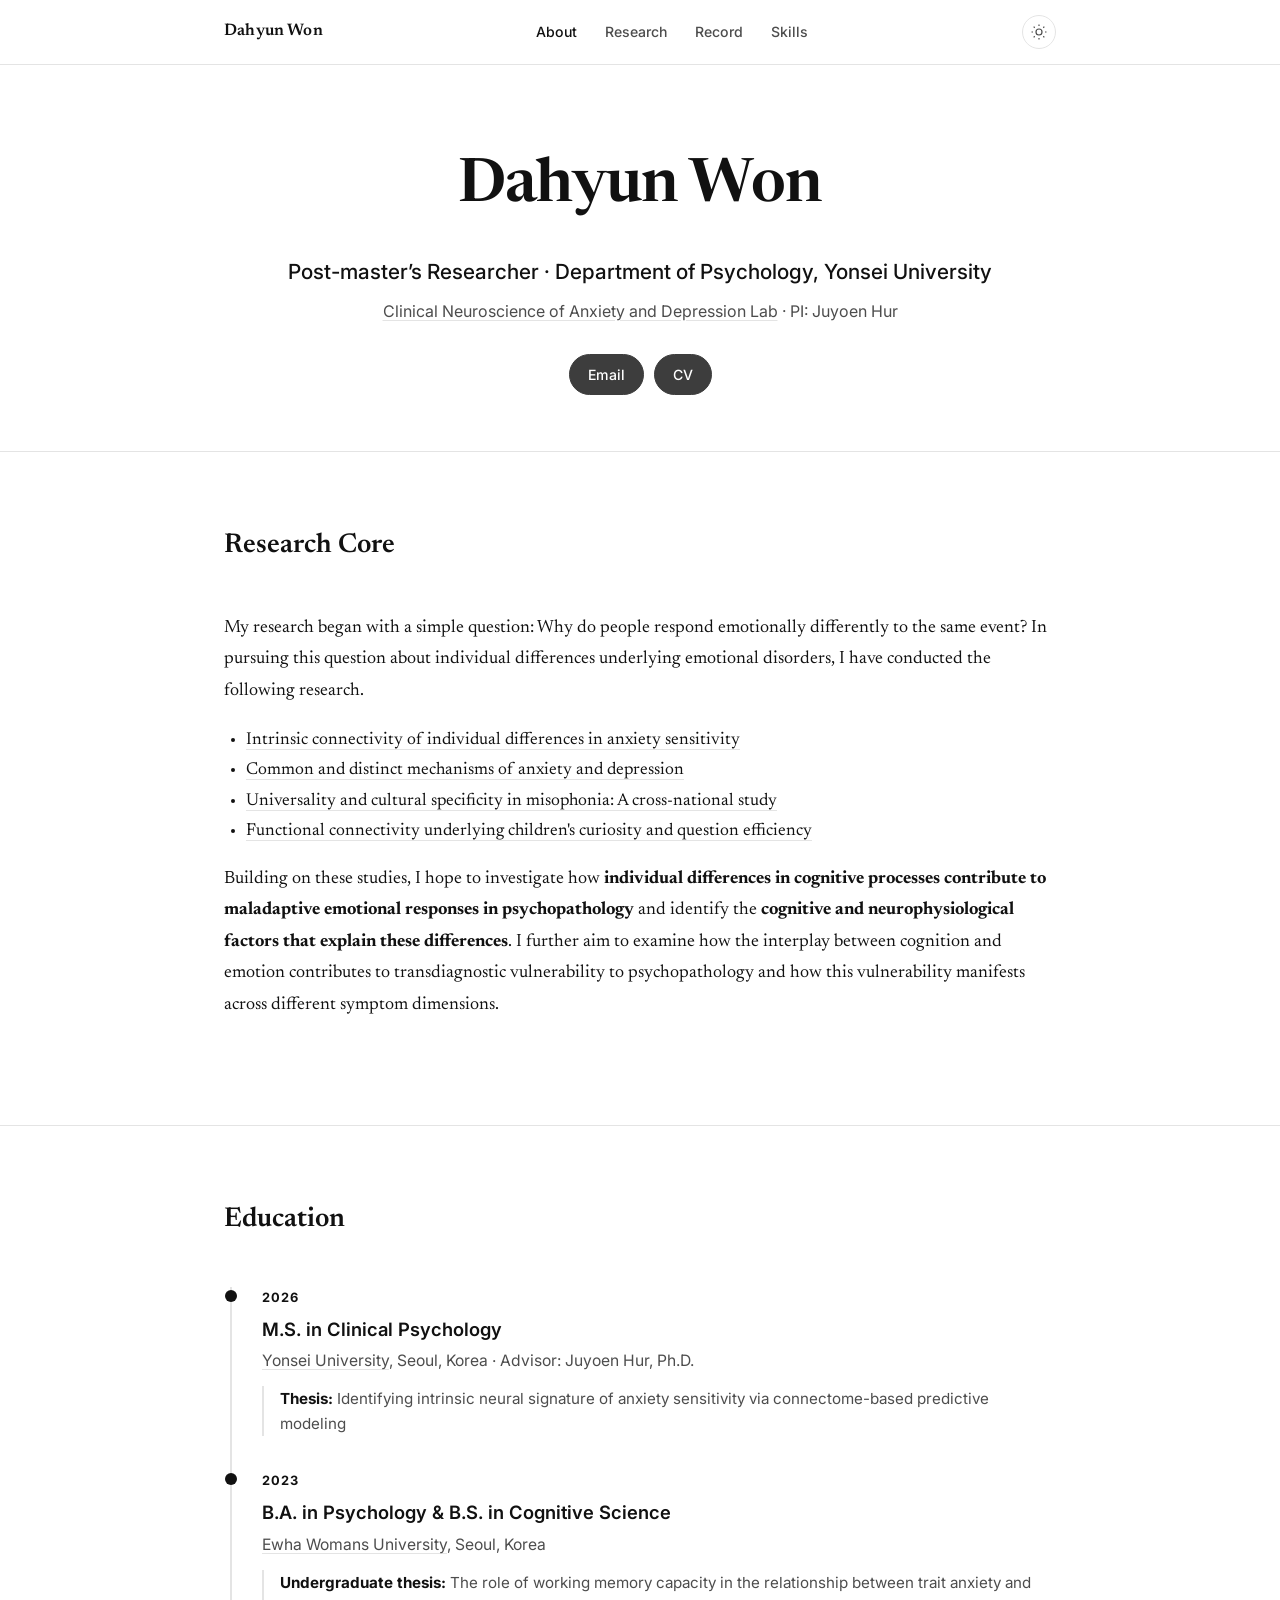
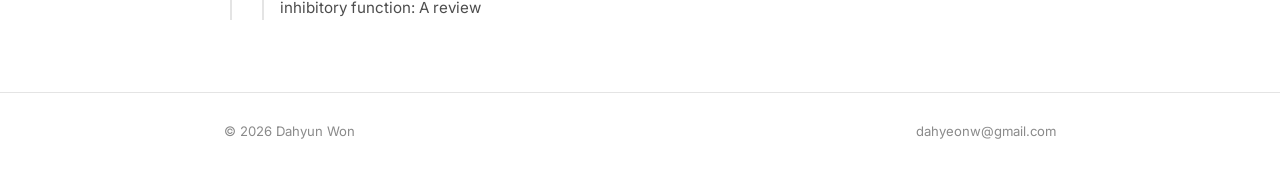
<file: index.html>
<!DOCTYPE html>
<html lang="en">
<head>
<meta charset="UTF-8">
<meta name="viewport" content="width=device-width, initial-scale=1.0">
<title>Dahyun Won — Clinical Neuroscience Research</title>
<meta name="description" content="Dahyun Won — research on the neurophysiological mechanisms of affective disorders. Clinical Neuroscience of Anxiety and Depression Lab, Yonsei University.">
<link rel="icon" href="data:,">
<link rel="preconnect" href="https://fonts.googleapis.com">
<link rel="preconnect" href="https://fonts.gstatic.com" crossorigin>
<link href="https://fonts.googleapis.com/css2?family=Newsreader:ital,opsz,wght@0,6..72,400;0,6..72,500;0,6..72,600;1,6..72,400&family=Inter:wght@400;500;600;700&display=swap" rel="stylesheet">
<link rel="stylesheet" href="assets/style.css">
</head>
<body>

<header class="site-header">
  <div class="wrap header-inner">
    <a class="brand" href="index.html">Dahyun Won</a>
    <nav class="site-nav">
      <a href="index.html" aria-current="page">About</a>
      <a href="research.html">Research</a>
      <a href="output.html">Record</a>
      <a href="skills.html">Skills</a>
    </nav>
    <button id="theme-toggle" class="theme-toggle" aria-label="Toggle dark mode" title="Toggle dark mode">
      <svg class="icon-sun" viewBox="0 0 24 24" width="18" height="18"><circle cx="12" cy="12" r="4"/><path d="M12 2v2M12 20v2M4.9 4.9l1.4 1.4M17.7 17.7l1.4 1.4M2 12h2M20 12h2M4.9 19.1l1.4-1.4M17.7 6.3l1.4-1.4"/></svg>
      <svg class="icon-moon" viewBox="0 0 24 24" width="18" height="18"><path d="M20 14.5A8.5 8.5 0 1 1 9.5 4a7 7 0 0 0 10.5 10.5z"/></svg>
    </button>
  </div>
</header>

<main>

  <section class="hero hero-center wrap">
    <h1>Dahyun Won</h1>
    <p class="hero-role">Post-master’s Researcher · Department of Psychology, Yonsei University</p>
    <p class="hero-lab"><a href="https://www.jhurlab.org/" target="_blank" rel="noopener">Clinical Neuroscience of Anxiety and Depression Lab</a> · PI: Juyoen Hur</p>

    <div class="hero-links">
      <a class="pill pill-primary" href="mailto:dahyeonw@gmail.com">Email</a>
      <a class="pill pill-primary" href="cv.html" target="_blank" rel="noopener">CV</a>
    </div>
  </section>

  <section class="section">
    <div class="wrap">
      <h2 class="section-title">Research Core</h2>

      <div class="statement">
        <p>My research began with a simple question: Why do people respond emotionally differently to the same event? In pursuing this question about individual differences underlying emotional disorders, I have conducted the following research.</p>
        <ul>
          <li><a href="research.html#anxiety-sensitivity">Intrinsic connectivity of individual differences in anxiety sensitivity</a></li>
          <li><a href="research.html#physiology">Common and distinct mechanisms of anxiety and depression</a></li>
          <li><a href="research.html#misophonia">Universality and cultural specificity in misophonia: A cross-national study</a></li>
          <li><a href="research.html#curiosity">Functional connectivity underlying children's curiosity and question efficiency</a></li>
        </ul>
        <p>Building on these studies, I hope to investigate how <strong>individual differences in cognitive processes contribute to maladaptive emotional responses in psychopathology</strong> and identify the <strong>cognitive and neurophysiological factors that explain these differences</strong>. I further aim to examine how the interplay between cognition and emotion contributes to transdiagnostic vulnerability to psychopathology and how this vulnerability manifests across different symptom dimensions.</p>
      </div>
    </div>
  </section>

  <section class="section">
    <div class="wrap">
      <h2 class="section-title">Education</h2>

      <div class="timeline">
        <div class="tl-item">
          <div class="tl-year">2026</div>
          <h3 class="tl-title">M.S. in Clinical Psychology</h3>
          <p class="tl-org"><a href="https://www.topuniversities.com/universities/yonsei-university" target="_blank" rel="noopener">Yonsei University</a>, Seoul, Korea · Advisor: Juyoen Hur, Ph.D.</p>
          <div class="tl-note"><strong>Thesis:</strong> Identifying intrinsic neural signature of anxiety sensitivity via connectome-based predictive modeling</div>
        </div>
        <div class="tl-item">
          <div class="tl-year">2023</div>
          <h3 class="tl-title">B.A. in Psychology &amp; B.S. in Cognitive Science</h3>
          <p class="tl-org"><a href="https://www.topuniversities.com/universities/ewha-womans-university" target="_blank" rel="noopener">Ewha Womans University</a>, Seoul, Korea</p>
          <div class="tl-note"><strong>Undergraduate thesis:</strong> The role of working memory capacity in the relationship between trait anxiety and inhibitory function: A review</div>
        </div>
      </div>
    </div>
  </section>

</main>

<footer class="site-footer">
  <div class="wrap footer-inner">
    <span>© <span id="year"></span> Dahyun Won</span>
    <div class="footer-links">
      <a href="mailto:dahyeonw@gmail.com">dahyeonw@gmail.com</a>
    </div>
  </div>
</footer>

<script data-goatcounter="https://dahyun-won.goatcounter.com/count" async src="https://gc.zgo.at/count.js"></script>
<script src="assets/script.js"></script>
</body>
</html>
</file>
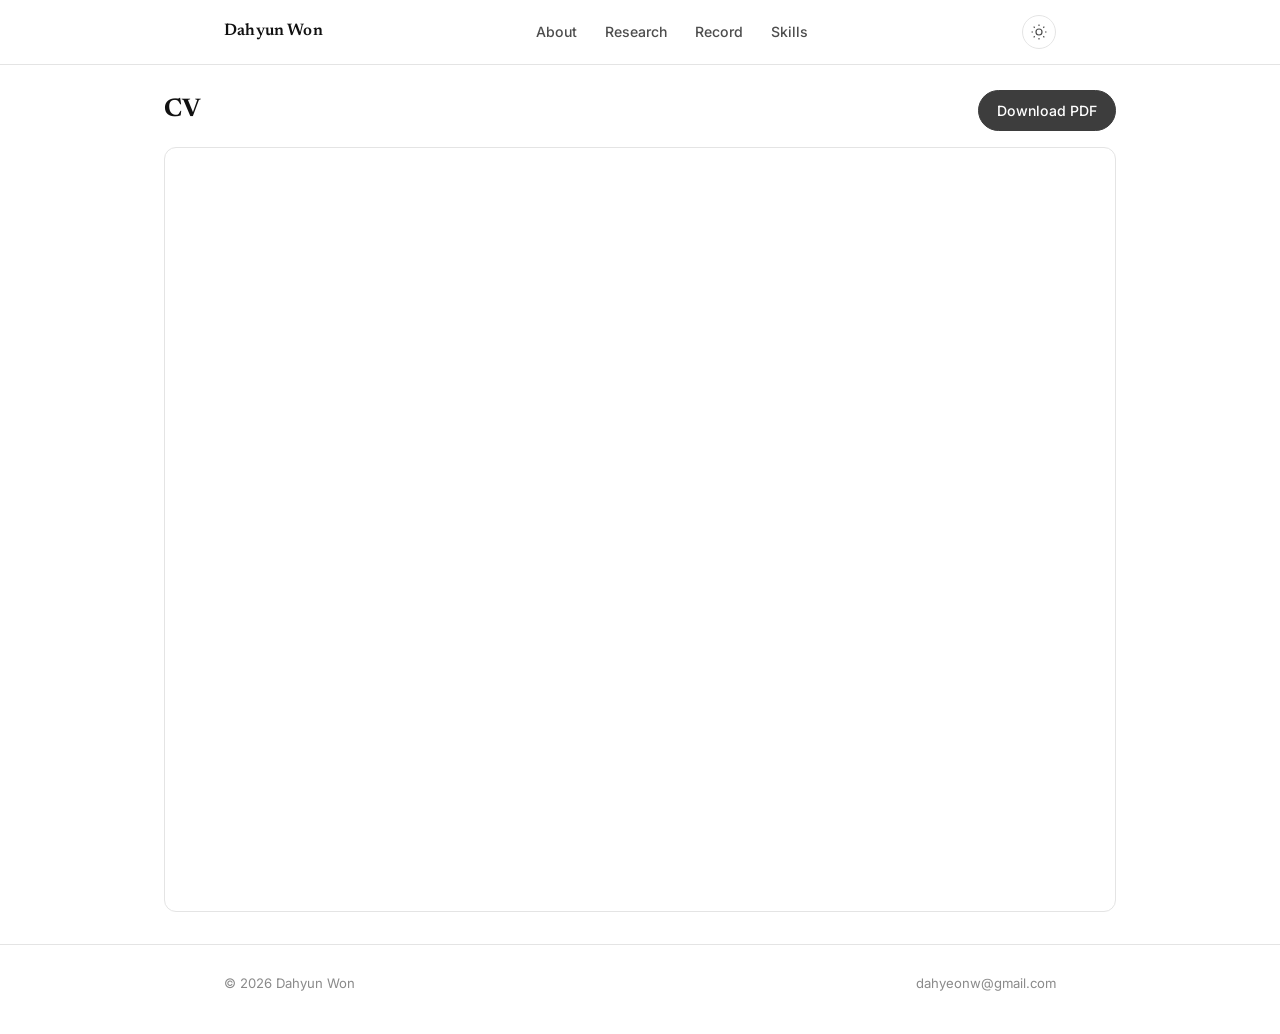
<file: cv.html>
<!DOCTYPE html>
<html lang="en">
<head>
<meta charset="UTF-8">
<meta name="viewport" content="width=device-width, initial-scale=1.0">
<title>CV — Dahyun Won</title>
<meta name="description" content="Curriculum vitae — Dahyun Won.">
<link rel="icon" href="data:,">
<link rel="preconnect" href="https://fonts.googleapis.com">
<link rel="preconnect" href="https://fonts.gstatic.com" crossorigin>
<link href="https://fonts.googleapis.com/css2?family=Newsreader:ital,opsz,wght@0,6..72,400;0,6..72,500;0,6..72,600;1,6..72,400&family=Inter:wght@400;500;600;700&display=swap" rel="stylesheet">
<link rel="stylesheet" href="assets/style.css">
<style>
  .cv-wrap { padding: 24px; max-width: 1000px; margin: 0 auto; }
  .cv-bar { display: flex; justify-content: space-between; align-items: center; margin-bottom: 16px; gap: 12px; flex-wrap: wrap; }
  .cv-frame { width: 100%; height: 85vh; border: 1px solid var(--line); border-radius: 12px; background: var(--card-bg); }
</style>
</head>
<body>

<header class="site-header">
  <div class="wrap header-inner">
    <a class="brand" href="index.html">Dahyun Won</a>
    <nav class="site-nav">
      <a href="index.html">About</a>
      <a href="research.html">Research</a>
      <a href="output.html">Record</a>
      <a href="skills.html">Skills</a>
    </nav>
    <button id="theme-toggle" class="theme-toggle" aria-label="Toggle dark mode" title="Toggle dark mode">
      <svg class="icon-sun" viewBox="0 0 24 24" width="18" height="18"><circle cx="12" cy="12" r="4"/><path d="M12 2v2M12 20v2M4.9 4.9l1.4 1.4M17.7 17.7l1.4 1.4M2 12h2M20 12h2M4.9 19.1l1.4-1.4M17.7 6.3l1.4-1.4"/></svg>
      <svg class="icon-moon" viewBox="0 0 24 24" width="18" height="18"><path d="M20 14.5A8.5 8.5 0 1 1 9.5 4a7 7 0 0 0 10.5 10.5z"/></svg>
    </button>
  </div>
</header>

<main>
  <div class="cv-wrap">
    <div class="cv-bar">
      <h1 style="font-family: var(--serif); font-size: 1.6rem; margin: 0;">CV</h1>
      <a class="pill pill-primary" href="assets/CV_DahyunWon.pdf" download>Download PDF</a>
    </div>
    <iframe class="cv-frame" src="assets/CV_DahyunWon.pdf" title="Dahyun Won CV"></iframe>
  </div>
</main>

<footer class="site-footer">
  <div class="wrap footer-inner">
    <span>© <span id="year"></span> Dahyun Won</span>
    <div class="footer-links">
      <a href="mailto:dahyeonw@gmail.com">dahyeonw@gmail.com</a>
    </div>
  </div>
</footer>

<script data-goatcounter="https://dahyun-won.goatcounter.com/count" async src="https://gc.zgo.at/count.js"></script>
<script src="assets/script.js"></script>
</body>
</html>
</file>
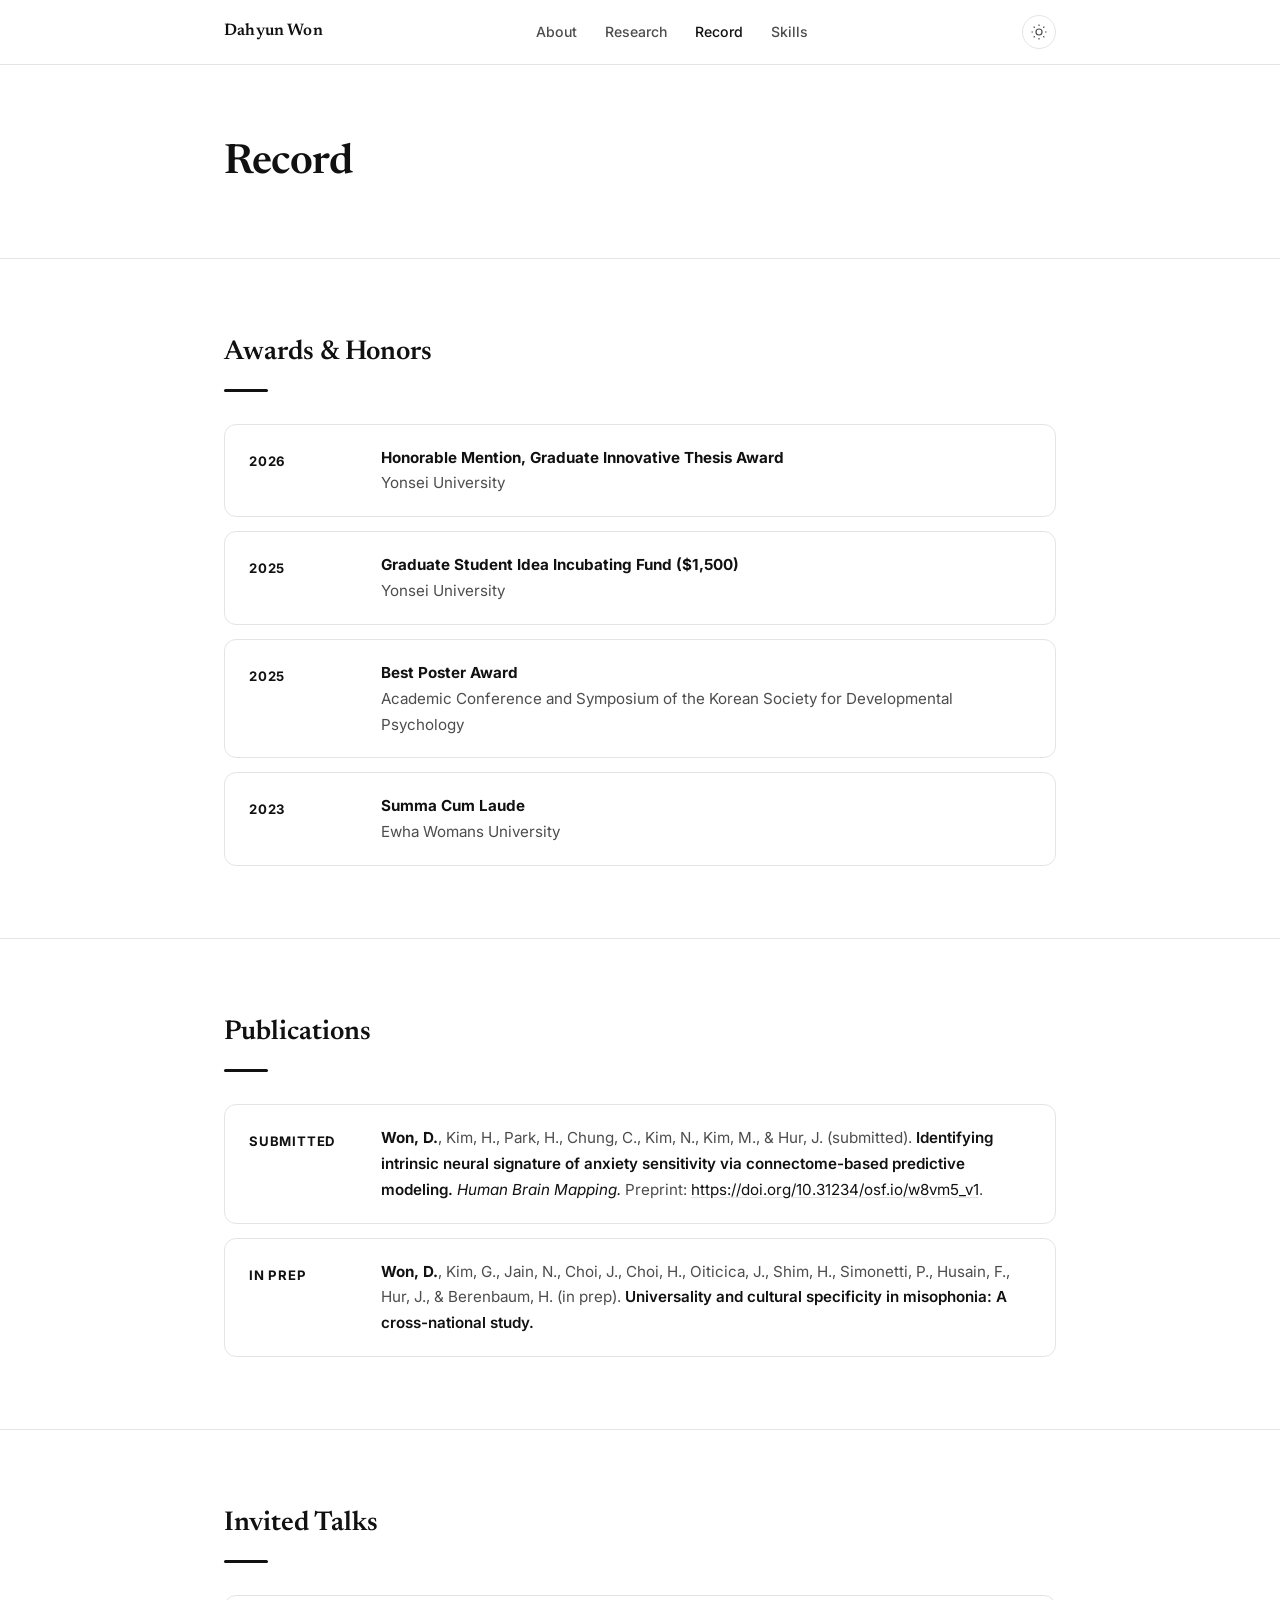
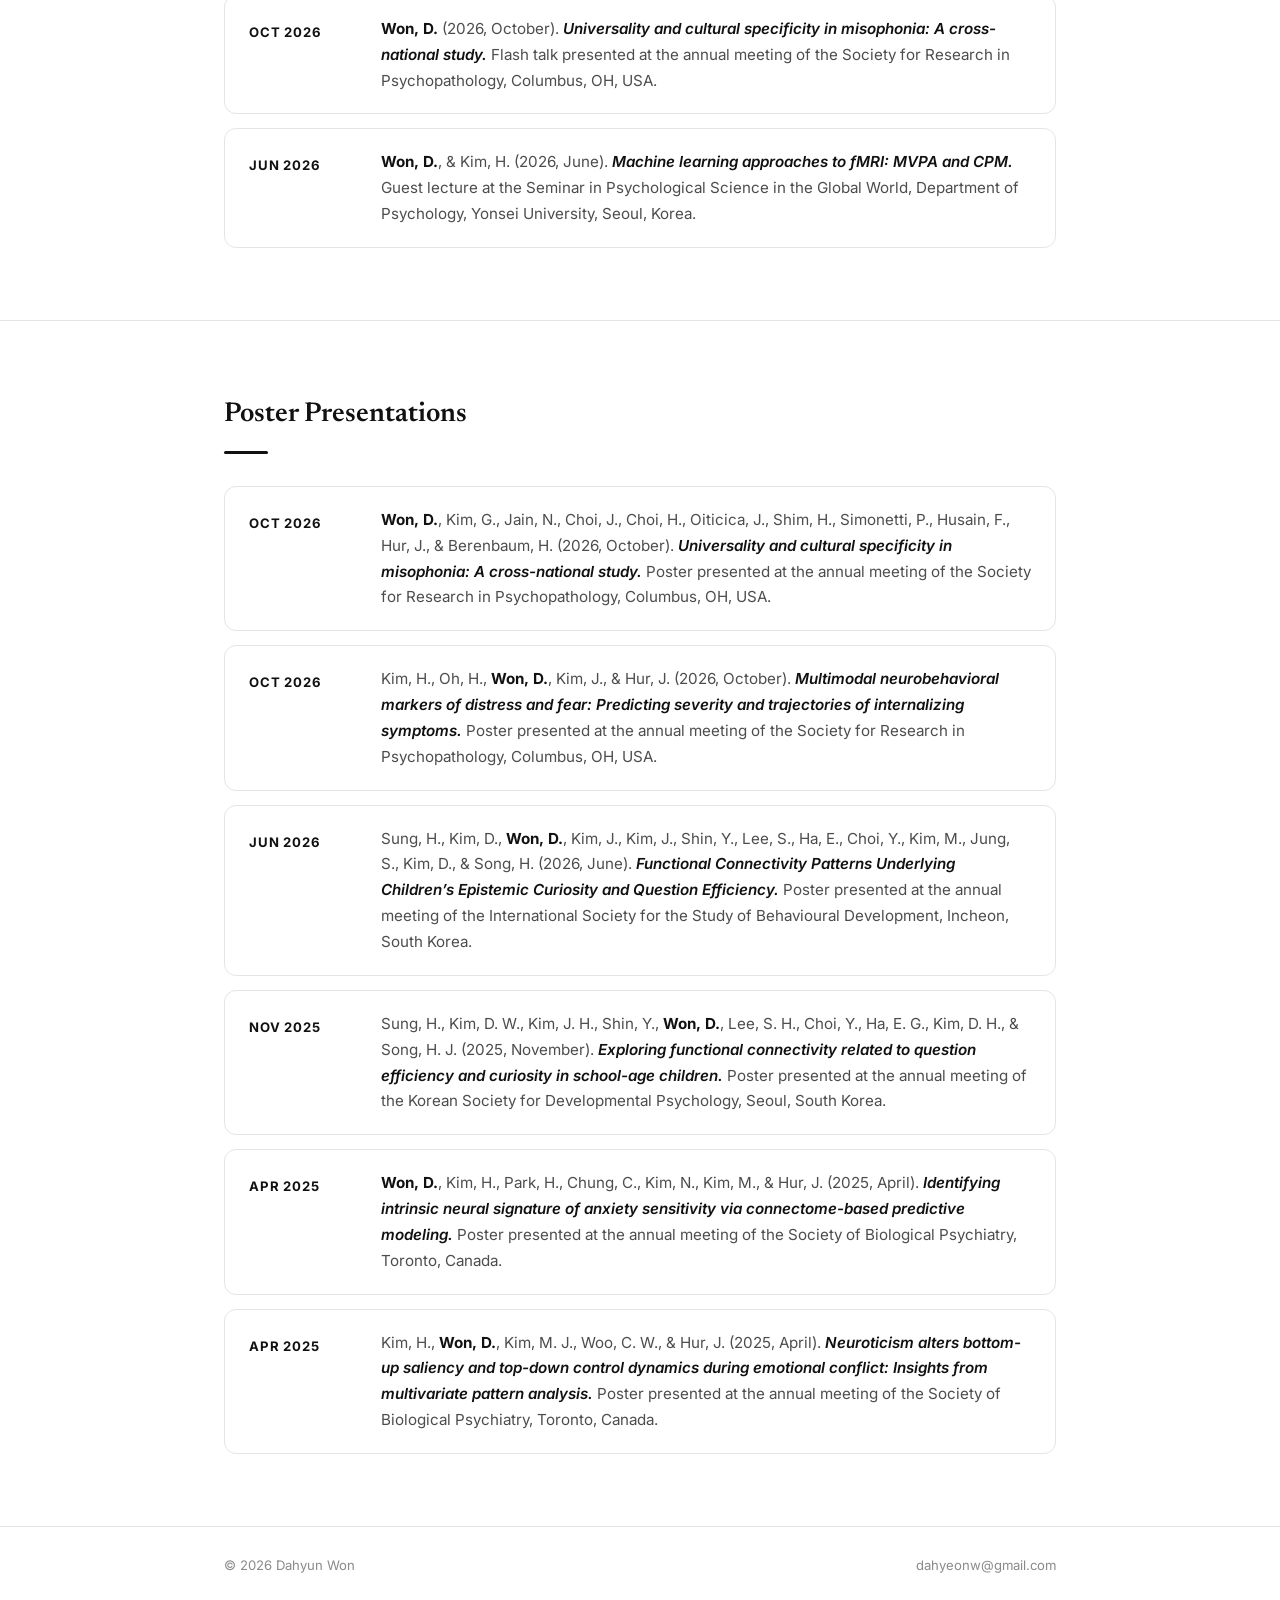
<file: output.html>
<!DOCTYPE html>
<html lang="en">
<head>
<meta charset="UTF-8">
<meta name="viewport" content="width=device-width, initial-scale=1.0">
<title>Record — Dahyun Won</title>
<meta name="description" content="Awards, publications, invited talks, and poster presentations — Dahyun Won.">
<link rel="icon" href="data:,">
<link rel="preconnect" href="https://fonts.googleapis.com">
<link rel="preconnect" href="https://fonts.gstatic.com" crossorigin>
<link href="https://fonts.googleapis.com/css2?family=Newsreader:ital,opsz,wght@0,6..72,400;0,6..72,500;0,6..72,600;1,6..72,400&family=Inter:wght@400;500;600;700&display=swap" rel="stylesheet">
<link rel="stylesheet" href="assets/style.css">
</head>
<body>

<header class="site-header">
  <div class="wrap header-inner">
    <a class="brand" href="index.html">Dahyun Won</a>
    <nav class="site-nav">
      <a href="index.html">About</a>
      <a href="research.html">Research</a>
      <a href="output.html" aria-current="page">Record</a>
      <a href="skills.html">Skills</a>
    </nav>
    <button id="theme-toggle" class="theme-toggle" aria-label="Toggle dark mode" title="Toggle dark mode">
      <svg class="icon-sun" viewBox="0 0 24 24" width="18" height="18"><circle cx="12" cy="12" r="4"/><path d="M12 2v2M12 20v2M4.9 4.9l1.4 1.4M17.7 17.7l1.4 1.4M2 12h2M20 12h2M4.9 19.1l1.4-1.4M17.7 6.3l1.4-1.4"/></svg>
      <svg class="icon-moon" viewBox="0 0 24 24" width="18" height="18"><path d="M20 14.5A8.5 8.5 0 1 1 9.5 4a7 7 0 0 0 10.5 10.5z"/></svg>
    </button>
  </div>
</header>

<main class="output">

  <div class="page-head wrap">
    <h1>Record</h1>
  </div>

  <section class="section">
    <div class="wrap">
      <h2 class="section-title">Awards &amp; Honors</h2>
      <ul class="entries">
        <li class="entry">
          <div class="entry-meta"><span class="entry-date">2026</span></div>
          <p class="entry-text"><strong>Honorable Mention, Graduate Innovative Thesis Award</strong><br>Yonsei University</p>
        </li>
        <li class="entry">
          <div class="entry-meta"><span class="entry-date">2025</span></div>
          <p class="entry-text"><strong>Graduate Student Idea Incubating Fund ($1,500)</strong><br>Yonsei University</p>
        </li>
        <li class="entry">
          <div class="entry-meta"><span class="entry-date">2025</span></div>
          <p class="entry-text"><strong>Best Poster Award</strong><br>Academic Conference and Symposium of the Korean Society for Developmental Psychology</p>
        </li>
        <li class="entry">
          <div class="entry-meta"><span class="entry-date">2023</span></div>
          <p class="entry-text"><strong>Summa Cum Laude</strong><br>Ewha Womans University</p>
        </li>
      </ul>
    </div>
  </section>

  <section class="section">
    <div class="wrap">
      <h2 class="section-title">Publications</h2>
      <ul class="entries">
        <li class="entry">
          <div class="entry-meta"><span class="entry-date">Submitted</span></div>
          <p class="entry-text"><strong>Won, D.</strong>, Kim, H., Park, H., Chung, C., Kim, N., Kim, M., &amp; Hur, J. (submitted). <span class="cite-title">Identifying intrinsic neural signature of anxiety sensitivity via connectome-based predictive modeling.</span> <em>Human Brain Mapping.</em> Preprint: <a href="https://doi.org/10.31234/osf.io/w8vm5_v1" target="_blank" rel="noopener">https://doi.org/10.31234/osf.io/w8vm5_v1</a>.</p>
        </li>
        <li class="entry">
          <div class="entry-meta"><span class="entry-date">In prep</span></div>
          <p class="entry-text"><strong>Won, D.</strong>, Kim, G., Jain, N., Choi, J., Choi, H., Oiticica, J., Shim, H., Simonetti, P., Husain, F., Hur, J., &amp; Berenbaum, H. (in prep). <span class="cite-title">Universality and cultural specificity in misophonia: A cross-national study.</span></p>
        </li>
      </ul>
    </div>
  </section>

  <section class="section">
    <div class="wrap">
      <h2 class="section-title">Invited Talks</h2>
      <ul class="entries">
        <li class="entry">
          <div class="entry-meta"><span class="entry-date">Oct 2026</span></div>
          <p class="entry-text"><strong>Won, D.</strong> (2026, October). <span class="cite-title cite-italic">Universality and cultural specificity in misophonia: A cross-national study.</span> Flash talk presented at the annual meeting of the Society for Research in Psychopathology, Columbus, OH, USA.</p>
        </li>
        <li class="entry">
          <div class="entry-meta"><span class="entry-date">Jun 2026</span></div>
          <p class="entry-text"><strong>Won, D.</strong>, &amp; Kim, H. (2026, June). <span class="cite-title cite-italic">Machine learning approaches to fMRI: MVPA and CPM.</span> Guest lecture at the Seminar in Psychological Science in the Global World, Department of Psychology, Yonsei University, Seoul, Korea.</p>
        </li>
      </ul>
    </div>
  </section>

  <section class="section">
    <div class="wrap">
      <h2 class="section-title">Poster Presentations</h2>
      <ul class="entries">
        <li class="entry">
          <div class="entry-meta"><span class="entry-date">Oct 2026</span></div>
          <p class="entry-text"><strong>Won, D.</strong>, Kim, G., Jain, N., Choi, J., Choi, H., Oiticica, J., Shim, H., Simonetti, P., Husain, F., Hur, J., &amp; Berenbaum, H. (2026, October). <span class="cite-title cite-italic">Universality and cultural specificity in misophonia: A cross-national study.</span> Poster presented at the annual meeting of the Society for Research in Psychopathology, Columbus, OH, USA.</p>
        </li>
        <li class="entry">
          <div class="entry-meta"><span class="entry-date">Oct 2026</span></div>
          <p class="entry-text">Kim, H., Oh, H., <strong>Won, D.</strong>, Kim, J., &amp; Hur, J. (2026, October). <span class="cite-title cite-italic">Multimodal neurobehavioral markers of distress and fear: Predicting severity and trajectories of internalizing symptoms.</span> Poster presented at the annual meeting of the Society for Research in Psychopathology, Columbus, OH, USA.</p>
        </li>
        <li class="entry">
          <div class="entry-meta"><span class="entry-date">Jun 2026</span></div>
          <p class="entry-text">Sung, H., Kim, D., <strong>Won, D.</strong>, Kim, J., Kim, J., Shin, Y., Lee, S., Ha, E., Choi, Y., Kim, M., Jung, S., Kim, D., &amp; Song, H. (2026, June). <span class="cite-title cite-italic">Functional Connectivity Patterns Underlying Children’s Epistemic Curiosity and Question Efficiency.</span> Poster presented at the annual meeting of the International Society for the Study of Behavioural Development, Incheon, South Korea.</p>
        </li>
        <li class="entry">
          <div class="entry-meta"><span class="entry-date">Nov 2025</span></div>
          <p class="entry-text">Sung, H., Kim, D. W., Kim, J. H., Shin, Y., <strong>Won, D.</strong>, Lee, S. H., Choi, Y., Ha, E. G., Kim, D. H., &amp; Song, H. J. (2025, November). <span class="cite-title cite-italic">Exploring functional connectivity related to question efficiency and curiosity in school-age children.</span> Poster presented at the annual meeting of the Korean Society for Developmental Psychology, Seoul, South Korea.</p>
        </li>
        <li class="entry">
          <div class="entry-meta"><span class="entry-date">Apr 2025</span></div>
          <p class="entry-text"><strong>Won, D.</strong>, Kim, H., Park, H., Chung, C., Kim, N., Kim, M., &amp; Hur, J. (2025, April). <span class="cite-title cite-italic">Identifying intrinsic neural signature of anxiety sensitivity via connectome-based predictive modeling.</span> Poster presented at the annual meeting of the Society of Biological Psychiatry, Toronto, Canada.</p>
        </li>
        <li class="entry">
          <div class="entry-meta"><span class="entry-date">Apr 2025</span></div>
          <p class="entry-text">Kim, H., <strong>Won, D.</strong>, Kim, M. J., Woo, C. W., &amp; Hur, J. (2025, April). <span class="cite-title cite-italic">Neuroticism alters bottom-up saliency and top-down control dynamics during emotional conflict: Insights from multivariate pattern analysis.</span> Poster presented at the annual meeting of the Society of Biological Psychiatry, Toronto, Canada.</p>
        </li>
      </ul>
    </div>
  </section>

</main>

<footer class="site-footer">
  <div class="wrap footer-inner">
    <span>© <span id="year"></span> Dahyun Won</span>
    <div class="footer-links">
      <a href="mailto:dahyeonw@gmail.com">dahyeonw@gmail.com</a>
    </div>
  </div>
</footer>

<script data-goatcounter="https://dahyun-won.goatcounter.com/count" async src="https://gc.zgo.at/count.js"></script>
<script src="assets/script.js"></script>
</body>
</html>
</file>
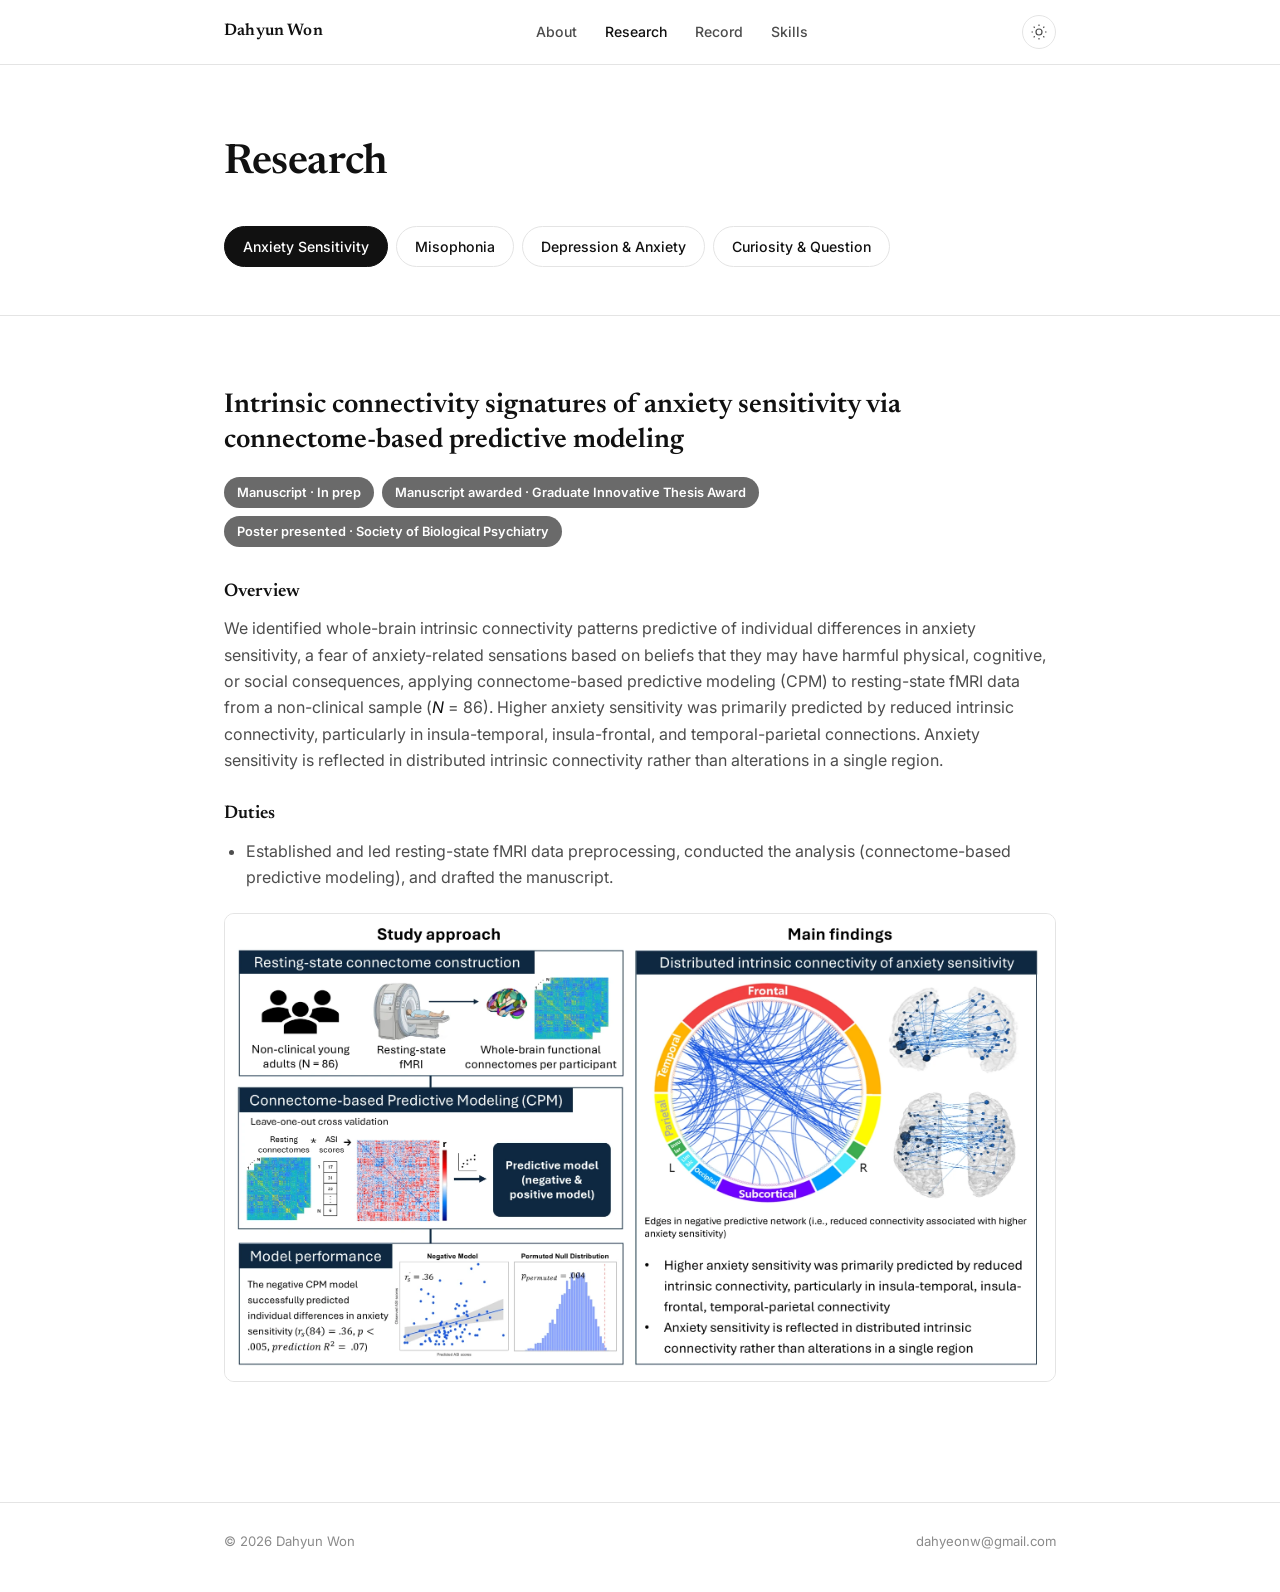
<file: research.html>
<!DOCTYPE html>
<html lang="en">
<head>
<meta charset="UTF-8">
<meta name="viewport" content="width=device-width, initial-scale=1.0">
<title>Research — Dahyun Won</title>
<meta name="description" content="Research projects by Dahyun Won on anxiety sensitivity, misophonia, depression and anxiety, and curiosity.">
<link rel="icon" href="data:,">
<link rel="preconnect" href="https://fonts.googleapis.com">
<link rel="preconnect" href="https://fonts.gstatic.com" crossorigin>
<link href="https://fonts.googleapis.com/css2?family=Newsreader:ital,opsz,wght@0,6..72,400;0,6..72,500;0,6..72,600;1,6..72,400&family=Inter:wght@400;500;600;700&display=swap" rel="stylesheet">
<link rel="stylesheet" href="assets/style.css">
</head>
<body>

<header class="site-header">
  <div class="wrap header-inner">
    <a class="brand" href="index.html">Dahyun Won</a>
    <nav class="site-nav">
      <a href="index.html">About</a>
      <a href="research.html" aria-current="page">Research</a>
      <a href="output.html">Record</a>
      <a href="skills.html">Skills</a>
    </nav>
    <button id="theme-toggle" class="theme-toggle" aria-label="Toggle dark mode" title="Toggle dark mode">
      <svg class="icon-sun" viewBox="0 0 24 24" width="18" height="18"><circle cx="12" cy="12" r="4"/><path d="M12 2v2M12 20v2M4.9 4.9l1.4 1.4M17.7 17.7l1.4 1.4M2 12h2M20 12h2M4.9 19.1l1.4-1.4M17.7 6.3l1.4-1.4"/></svg>
      <svg class="icon-moon" viewBox="0 0 24 24" width="18" height="18"><path d="M20 14.5A8.5 8.5 0 1 1 9.5 4a7 7 0 0 0 10.5 10.5z"/></svg>
    </button>
  </div>
</header>

<main>

  <div class="page-head wrap">
    <h1>Research</h1>
    <nav class="tabs" aria-label="Research projects">
      <a class="tab" href="#anxiety-sensitivity" aria-selected="true">Anxiety Sensitivity</a>
      <a class="tab" href="#misophonia" aria-selected="false">Misophonia</a>
      <a class="tab" href="#physiology" aria-selected="false">Depression &amp; Anxiety</a>
      <a class="tab" href="#curiosity" aria-selected="false">Curiosity &amp; Question</a>
    </nav>
  </div>

  <section class="section" id="research">
    <div class="wrap">

      <article class="project" data-tab="anxiety-sensitivity">
        <div class="project-head">
          <h3>Intrinsic connectivity signatures of anxiety sensitivity via connectome-based predictive modeling</h3>
          <div class="badges">
            <span class="badge badge-dark">Manuscript · In prep</span>
            <span class="badge badge-dark">Manuscript awarded · Graduate Innovative Thesis Award</span>
            <span class="badge badge-dark">Poster presented · Society of Biological Psychiatry</span>
          </div>
        </div>
        <h4 class="proj-sub">Overview</h4>
        <p>We identified whole-brain intrinsic connectivity patterns predictive of individual differences in anxiety sensitivity, a fear of anxiety-related sensations based on beliefs that they may have harmful physical, cognitive, or social consequences, applying connectome-based predictive modeling (CPM) to resting-state fMRI data from a non-clinical sample (<em>N</em> = 86). Higher anxiety sensitivity was primarily predicted by reduced intrinsic connectivity, particularly in insula-temporal, insula-frontal, and temporal-parietal connections. Anxiety sensitivity is reflected in distributed intrinsic connectivity rather than alterations in a single region.</p>
        <h4 class="proj-sub">Duties</h4>
        <ul class="points">
          <li>Established and led resting-state fMRI data preprocessing, conducted the analysis (connectome-based predictive modeling), and drafted the manuscript.</li>
        </ul>
        <div class="figure-grid">
          <figure>
            <img src="assets/img/graphical-abstract.webp" alt="Graphical abstract: resting-state connectomes from 86 non-clinical young adults, connectome-based predictive modeling with leave-one-out cross-validation, model performance (negative model r_s = .36, permuted p = .004), and the distributed insula-centered network predicting anxiety sensitivity." loading="lazy">
          </figure>
        </div>
      </article>

      <article class="project" data-tab="misophonia">
        <div class="project-head">
          <h3>Universality and cultural specificity in misophonia: A cross-national study</h3>
          <div class="badges">
            <span class="badge badge-dark">Manuscript · In prep</span>
            <span class="badge badge-dark">Flash talk and poster presented · Society for Research in Psychopathology</span>
            <span class="badge">Ongoing data collection (MRI session)</span>
          </div>
        </div>
        <h4 class="proj-sub">Overview</h4>
        <p>Misophonia is a disorder characterized by strong unpleasant, emotional and/or physical reactions to specific sounds. In an international research collaboration (Yonsei University, University of Illinois Urbana-Champaign, and University of São Paulo), we identified cross-national similarities and differences in sound aversion profiles among people with misophonia (<em>N</em> = 449). These national differences appear to reflect sociocultural norms and urbanicity-driven sound exposure. Furthermore, the misophonia effect was moderated by nation, with greater amplification of aversion for sounds that each nation found more aversive.</p>
        <h4 class="proj-sub">Duties</h4>
        <ul class="points">
          <li><strong>Behavioral session:</strong> Programmed the trigger-sound behavioral task and distributed it to collaborating research teams in Brazil and the US, preprocessed the data, conducted research interview (Structured Clinical Interview; Duke Misophonia Interview), conducted the analysis (repeated-measures ANOVA), and am currently preparing a manuscript.</li>
          <li><strong>MRI session:</strong> Took a leading role in the MRI sessions; reviewed and revised the task designs of the interoceptive-attention and trigger-sound fMRI tasks and adapted them to the local experimental environment, drafted and managed IRB protocols, and tracked the budget.</li>
        </ul>
        <div class="figure-grid">
          <figure>
            <img src="assets/img/misophonia-summary.webp" alt="Study approach and main findings of the cross-national misophonia study: 449 participants from Brazil, the USA, and South Korea rated the unpleasantness of 50 sounds across five sound types (eating, oral/nasal, indoor-human, indoor-machine, urban). Cross-national similarities and differences appear in sound aversion profiles, and a sociocultural effect on the misophonia-status effect is shown via a diagnosis by nation by sound-type interaction." loading="lazy">
          </figure>
        </div>
      </article>

      <article class="project" data-tab="physiology">
        <div class="project-head">
          <h3>Common and distinct etiological mechanisms of anxiety and depression using multidimensional neurobiological data</h3>
          <div class="badges">
            <span class="badge">Ongoing data collection</span>
          </div>
        </div>
        <h4 class="proj-sub">Overview</h4>
        <p>This is a large-scale longitudinal study examining the common and distinct mechanisms of anxiety and depression using multidimensional neurobiological data, and data collection has recently begun. Within this project, I have focused on capturing physiological arousal at multiple levels: resting-state heart rate variability to measure baseline arousal regulation, pupil size during fMRI tasks to measure arousal responses, and heartbeat-tapping performance to examine individual differences in interoceptive modulation.</p>
        <h4 class="proj-sub">Duties</h4>
        <ul class="points">
          <li><strong>HRV:</strong> Programmed a heartbeat-tapping task for interoceptive modulation, integrated it with BIOPAC MP150 hardware, and managed resting-state HRV datasets (electrocardiogram [ECG]; photoplethysmography [PPG]).</li>
          <li><strong>Pupillometry:</strong> Synchronized an eye tracker with fMRI tasks to collect real-time pupil-size data during task performance, and established data exclusion criteria.</li>
          <li>Administered executive function tasks assessing inhibition, shifting, and updating, and conducted the Structured Clinical Interview for DSM-IV (SCID-IV) as part of data collection.</li>
        </ul>
      </article>

      <article class="project" data-tab="curiosity">
        <div class="project-head">
          <h3>Functional connectivity patterns underlying children’s epistemic curiosity and question efficiency</h3>
          <div class="badges">
            <span class="badge badge-dark">Poster presented and awarded · Korean Society for Developmental Psychology</span>
            <span class="badge badge-dark">Poster presented · International Society for the Study of Behavioural Development</span>
            <span class="badge">Ongoing data collection</span>
          </div>
        </div>
        <h4 class="proj-sub">Overview</h4>
        <p>Using region-of-interest (ROI)-to-ROI functional connectivity analysis (<em>N</em> = 34), we identified differential intrinsic connectivity patterns between children with interest-type curiosity and those with deprivation-type curiosity. These two curiosity subtypes recruit opposing neural modes: interest-type curiosity suppresses connectivity between the anterior cingulate cortex, lateral prefrontal cortex, and ventral striatum, whereas deprivation-type curiosity enhances these connections. Also, both deprivation-type curiosity and question efficiency were linked to stronger connectivity between the ventral tegmental area and ventral striatum, suggesting a shared dopaminergic basis.</p>
        <h4 class="proj-sub">Duties</h4>
        <ul class="points">
          <li>Implemented the resting-state fMRI data preprocessing pipeline and conducted analysis (ROI-to-ROI functional connectivity).</li>
        </ul>
        <div class="figure-grid figure-narrow">
          <figure>
            <img src="assets/img/curiosity-model.png" alt="Model of curiosity-related functional connectivity: hippocampus, anterior cingulate cortex, and lateral prefrontal cortex connect to dopaminergic circuit areas (ventral striatum, substantia nigra, ventral tegmental area), with positive and negative paths for interest-type curiosity, deprivation-type curiosity, and question efficiency." loading="lazy">
          </figure>
        </div>
      </article>

    </div>
  </section>

</main>

<footer class="site-footer">
  <div class="wrap footer-inner">
    <span>© <span id="year"></span> Dahyun Won</span>
    <div class="footer-links">
      <a href="mailto:dahyeonw@gmail.com">dahyeonw@gmail.com</a>
    </div>
  </div>
</footer>

<script data-goatcounter="https://dahyun-won.goatcounter.com/count" async src="https://gc.zgo.at/count.js"></script>
<script src="assets/script.js"></script>
</body>
</html>
</file>
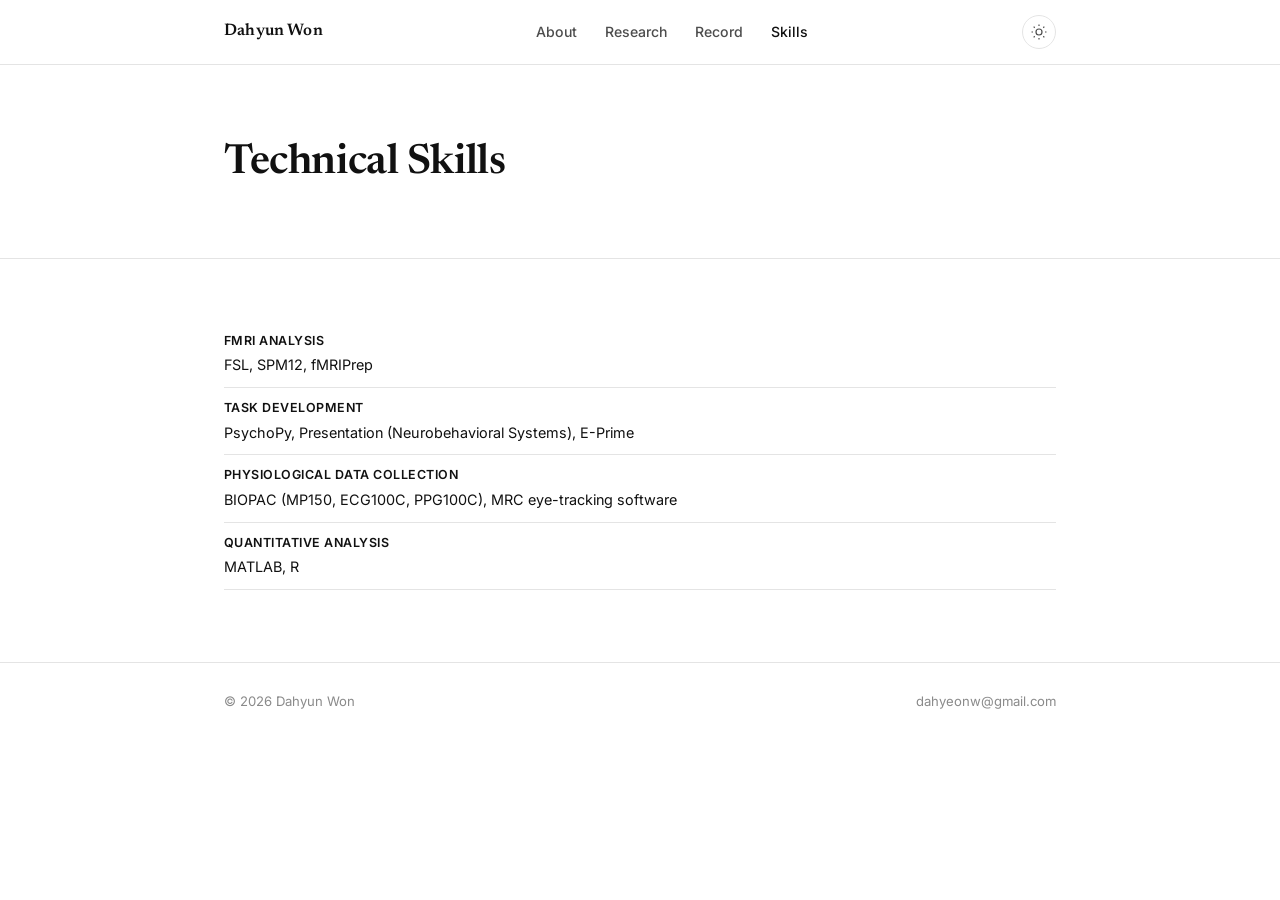
<file: skills.html>
<!DOCTYPE html>
<html lang="en">
<head>
<meta charset="UTF-8">
<meta name="viewport" content="width=device-width, initial-scale=1.0">
<title>Skills — Dahyun Won</title>
<meta name="description" content="Technical skills — fMRI analysis, task development, physiological data collection, and quantitative analysis. Dahyun Won.">
<link rel="icon" href="data:,">
<link rel="preconnect" href="https://fonts.googleapis.com">
<link rel="preconnect" href="https://fonts.gstatic.com" crossorigin>
<link href="https://fonts.googleapis.com/css2?family=Newsreader:ital,opsz,wght@0,6..72,400;0,6..72,500;0,6..72,600;1,6..72,400&family=Inter:wght@400;500;600;700&display=swap" rel="stylesheet">
<link rel="stylesheet" href="assets/style.css">
</head>
<body>

<header class="site-header">
  <div class="wrap header-inner">
    <a class="brand" href="index.html">Dahyun Won</a>
    <nav class="site-nav">
      <a href="index.html">About</a>
      <a href="research.html">Research</a>
      <a href="output.html">Record</a>
      <a href="skills.html" aria-current="page">Skills</a>
    </nav>
    <button id="theme-toggle" class="theme-toggle" aria-label="Toggle dark mode" title="Toggle dark mode">
      <svg class="icon-sun" viewBox="0 0 24 24" width="18" height="18"><circle cx="12" cy="12" r="4"/><path d="M12 2v2M12 20v2M4.9 4.9l1.4 1.4M17.7 17.7l1.4 1.4M2 12h2M20 12h2M4.9 19.1l1.4-1.4M17.7 6.3l1.4-1.4"/></svg>
      <svg class="icon-moon" viewBox="0 0 24 24" width="18" height="18"><path d="M20 14.5A8.5 8.5 0 1 1 9.5 4a7 7 0 0 0 10.5 10.5z"/></svg>
    </button>
  </div>
</header>

<main>

  <div class="page-head wrap">
    <h1>Technical Skills</h1>
  </div>

  <section class="section">
    <div class="wrap">
      <div class="skills skills-page">
        <div class="skill-row">
          <span class="skill-label">fMRI Analysis</span>
          <span>FSL, SPM12, fMRIPrep</span>
        </div>
        <div class="skill-row">
          <span class="skill-label">Task Development</span>
          <span>PsychoPy, Presentation (Neurobehavioral Systems), E-Prime</span>
        </div>
        <div class="skill-row">
          <span class="skill-label">Physiological Data Collection</span>
          <span>BIOPAC (MP150, ECG100C, PPG100C), MRC eye-tracking software</span>
        </div>
        <div class="skill-row">
          <span class="skill-label">Quantitative Analysis</span>
          <span>MATLAB, R</span>
        </div>
      </div>
    </div>
  </section>

</main>

<footer class="site-footer">
  <div class="wrap footer-inner">
    <span>© <span id="year"></span> Dahyun Won</span>
    <div class="footer-links">
      <a href="mailto:dahyeonw@gmail.com">dahyeonw@gmail.com</a>
    </div>
  </div>
</footer>

<script data-goatcounter="https://dahyun-won.goatcounter.com/count" async src="https://gc.zgo.at/count.js"></script>
<script src="assets/script.js"></script>
</body>
</html>
</file>
<file: assets/style.css>
:root {
  --bg: #ffffff;
  --bg-alt: #f5f5f5;
  --ink: #111111;
  --ink-soft: #4d4d4d;
  --ink-faint: #8a8a8a;
  --accent: #111111;
  --line: #e4e4e4;
  --card-bg: #ffffff;
  --serif: 'Newsreader', Georgia, serif;
  --sans: 'Inter', -apple-system, BlinkMacSystemFont, 'Segoe UI', sans-serif;
  --max-w: 880px;
}

:root[data-theme="dark"] {
  --bg: #0a0a0a;
  --bg-alt: #141414;
  --ink: #f2f2f2;
  --ink-soft: #b3b3b3;
  --ink-faint: #808080;
  --accent: #f2f2f2;
  --line: #262626;
  --card-bg: #111111;
}

@media (prefers-color-scheme: dark) {
  :root:not([data-theme="light"]) {
    --bg: #0a0a0a;
    --bg-alt: #141414;
    --ink: #f2f2f2;
    --ink-soft: #b3b3b3;
    --ink-faint: #808080;
    --accent: #f2f2f2;
    --line: #262626;
    --card-bg: #111111;
  }
}

* { box-sizing: border-box; }

html { scroll-behavior: smooth; }

body {
  margin: 0;
  background: var(--bg);
  color: var(--ink);
  font-family: var(--sans);
  font-size: 16px;
  line-height: 1.65;
  -webkit-font-smoothing: antialiased;
}

.wrap {
  max-width: var(--max-w);
  margin: 0 auto;
  padding: 0 24px;
}

a { color: inherit; }

/* Header */
.site-header {
  position: sticky;
  top: 0;
  z-index: 50;
  background: color-mix(in srgb, var(--bg) 88%, transparent);
  backdrop-filter: blur(8px);
  border-bottom: 1px solid var(--line);
}

.header-inner {
  display: flex;
  align-items: center;
  justify-content: space-between;
  height: 64px;
}

.brand {
  font-family: var(--serif);
  font-weight: 600;
  font-size: 1.05rem;
  text-decoration: none;
  letter-spacing: 0.01em;
}

.site-nav {
  display: flex;
  gap: 28px;
}

.site-nav a {
  text-decoration: none;
  font-size: 0.88rem;
  color: var(--ink-soft);
  font-weight: 500;
  transition: color 0.15s ease;
}

.site-nav a:hover { color: var(--accent); }
.site-nav a[aria-current="page"] { color: var(--accent); }

.theme-toggle {
  border: 1px solid var(--line);
  background: var(--card-bg);
  border-radius: 999px;
  width: 34px;
  height: 34px;
  display: flex;
  align-items: center;
  justify-content: center;
  cursor: pointer;
  color: var(--ink-soft);
}

.theme-toggle svg { stroke: currentColor; fill: none; stroke-width: 1.6; }
.theme-toggle .icon-moon { display: none; }
:root[data-theme="dark"] .theme-toggle .icon-sun { display: none; }
:root[data-theme="dark"] .theme-toggle .icon-moon { display: block; }

/* Page head (non-home pages) */
.page-head {
  padding: 64px 24px 48px;
}

.page-head h1 {
  font-family: var(--serif);
  font-size: clamp(2rem, 4vw, 2.6rem);
  font-weight: 600;
  margin: 0 0 12px;
  letter-spacing: -0.01em;
}

.page-lede {
  color: var(--ink-soft);
  font-size: 1.05rem;
  max-width: 640px;
  margin: 0;
}

/* Hero */
.hero {
  padding: 72px 24px 56px;
}

.hero-center { text-align: center; }

.hero h1 {
  font-family: var(--serif);
  font-size: clamp(2.6rem, 6vw, 3.8rem);
  font-weight: 600;
  margin: 0 0 18px;
  letter-spacing: -0.01em;
}

.hero-role {
  color: var(--ink);
  font-size: clamp(1.05rem, 2.4vw, 1.3rem);
  font-weight: 500;
  margin: 0 0 8px;
}

.hero-lab {
  color: var(--ink-soft);
  font-size: 1rem;
  margin: 0 0 30px;
}

.hero-lab a {
  text-decoration: underline;
  text-decoration-color: var(--line);
  text-underline-offset: 3px;
}

.hero-lab a:hover { color: var(--accent); text-decoration-color: var(--accent); }

.hero-links {
  display: flex;
  justify-content: center;
  gap: 10px;
}

.pill {
  display: inline-block;
  padding: 8px 18px;
  border-radius: 999px;
  border: 1px solid var(--line);
  text-decoration: none;
  font-size: 0.88rem;
  font-weight: 500;
  color: var(--ink);
  background: var(--card-bg);
  transition: border-color 0.15s ease, color 0.15s ease;
}

.pill:hover { border-color: var(--accent); color: var(--accent); }

.pill-primary {
  background: #3d3d3d;
  border-color: #3d3d3d;
  color: #fff;
}

.pill-primary:hover { color: #fff; border-color: #6b6b6b; background: #4a4a4a; }

.statement strong { font-weight: 700; color: var(--ink); }

.statement ul {
  margin: 0 0 18px;
  padding-left: 22px;
  font-family: var(--serif);
  font-size: 1.08rem;
  line-height: 1.75;
}

.statement ul a { text-decoration: none; border-bottom: 1px solid var(--line); }
.statement ul a:hover { color: var(--accent); border-color: var(--accent); }

.statement {
  margin-bottom: 32px;
}

.statement p {
  font-family: var(--serif);
  font-size: 1.12rem;
  line-height: 1.75;
  color: var(--ink);
  margin: 0 0 18px;
}

.statement p:last-child { margin-bottom: 0; }
.statement em { color: var(--accent); font-style: italic; }

/* Sections */
.section {
  padding: 72px 0;
  border-top: 1px solid var(--line);
}

.section.alt { background: var(--bg-alt); }

.section-title {
  font-family: var(--serif);
  font-size: 1.7rem;
  font-weight: 600;
  display: flex;
  align-items: baseline;
  gap: 14px;
  margin: 0 0 44px;
}

.section-title .num {
  font-family: var(--sans);
  font-size: 0.8rem;
  font-weight: 700;
  color: var(--accent);
  letter-spacing: 0.05em;
}

.sub-title {
  font-family: var(--serif);
  font-size: 1.15rem;
  font-weight: 600;
  margin: 40px 0 18px;
}

.sub-title:first-child { margin-top: 0; }

/* Research projects */
.project {
  margin-bottom: 48px;
}

.tabs {
  display: flex;
  flex-wrap: wrap;
  gap: 8px;
  margin-top: 28px;
}

.tab {
  padding: 8px 18px;
  border-radius: 999px;
  border: 1px solid var(--line);
  background: var(--card-bg);
  color: var(--ink);
  text-decoration: none;
  font-size: 0.88rem;
  font-weight: 500;
  transition: border-color 0.15s ease;
}

.tab:hover { border-color: var(--accent); }

.tab[aria-selected="true"] {
  background: var(--accent);
  border-color: var(--accent);
  color: var(--bg);
}

.project-head {
  margin-bottom: 30px;
}

.project h3 {
  font-family: var(--serif);
  font-size: 1.7rem;
  font-weight: 600;
  margin: 0 0 18px;
  line-height: 1.3;
}

.badges {
  display: flex;
  flex-wrap: wrap;
  gap: 8px;
}

.badge {
  font-size: 0.8rem;
  font-weight: 600;
  padding: 5px 13px;
  border-radius: 999px;
  background: #e6e6e6;
  color: #2b2b2b;
}

.badge-dark {
  background: #6a6a6a;
  color: #fff;
}

:root[data-theme="dark"] .badge { background: #2b2b2b; color: #d0d0d0; }
:root[data-theme="dark"] .badge-dark { background: #4a4a4a; color: #fff; }

@media (prefers-color-scheme: dark) {
  :root:not([data-theme="light"]) .badge { background: #2b2b2b; color: #d0d0d0; }
  :root:not([data-theme="light"]) .badge-dark { background: #4a4a4a; color: #fff; }
}

.proj-sub {
  font-family: var(--serif);
  font-size: 1.15rem;
  font-weight: 600;
  margin: 26px 0 8px;
}

.project p { color: var(--ink-soft); margin: 0 0 14px; }

.points {
  margin: 0 0 14px;
  padding-left: 22px;
  color: var(--ink-soft);
}

.points li { margin-bottom: 10px; }
.project p.finding { color: var(--ink); font-size: 0.95rem; }
.project p.finding strong { color: var(--accent); }
.project em { color: var(--ink); font-style: italic; }

.figure-grid {
  display: grid;
  grid-template-columns: 1fr;
  gap: 18px;
  margin-top: 22px;
}

.figure-grid figure {
  margin: 0;
  border: 1px solid var(--line);
  border-radius: 10px;
  overflow: hidden;
  background: var(--card-bg);
}

.figure-grid img {
  display: block;
  width: 100%;
  height: auto;
  background: #fff;
}

.figure-grid figcaption {
  font-size: 0.82rem;
  color: var(--ink-faint);
  padding: 10px 16px 14px;
}

/* Publications */
.pub-list {
  list-style: none;
  padding: 0;
  margin: 0 0 8px;
  counter-reset: pub;
}

.pub-list li {
  position: relative;
  padding: 18px 0 18px 0;
  border-top: 1px solid var(--line);
  color: var(--ink-soft);
  line-height: 1.7;
}

.pub-list li:first-child { border-top: none; }
.pub-list em { color: var(--ink); font-style: italic; }

.pub-status {
  display: inline-block;
  font-size: 0.68rem;
  font-weight: 700;
  text-transform: uppercase;
  letter-spacing: 0.06em;
  color: var(--accent);
  border: 1px solid color-mix(in srgb, var(--accent) 35%, transparent);
  border-radius: 999px;
  padding: 2px 9px;
  margin-right: 10px;
  vertical-align: middle;
}

.flat-list {
  list-style: none;
  padding: 0;
  margin: 0;
}

.flat-list li {
  padding: 14px 0;
  border-top: 1px solid var(--line);
  color: var(--ink-soft);
  line-height: 1.65;
  font-size: 0.95rem;
}

.flat-list li:first-child { border-top: none; }
.flat-list em { color: var(--ink); font-style: italic; }

/* CV */
.cv-grid {
  display: grid;
  grid-template-columns: 1fr 1fr;
  gap: 0 56px;
}

.cv-item { margin-bottom: 22px; }

.cv-item-head {
  display: flex;
  justify-content: space-between;
  gap: 12px;
  font-weight: 600;
  margin-bottom: 4px;
}

.cv-year {
  color: var(--ink-faint);
  font-weight: 500;
  font-size: 0.85rem;
  white-space: nowrap;
}

.cv-item p {
  color: var(--ink-soft);
  margin: 0 0 8px;
  font-size: 0.92rem;
}

.cv-item ul {
  margin: 8px 0 0;
  padding-left: 18px;
  color: var(--ink-soft);
  font-size: 0.9rem;
}

.cv-item li { margin-bottom: 6px; }

.skills { display: flex; flex-direction: column; gap: 10px; }

.skill-row {
  display: flex;
  flex-direction: column;
  gap: 2px;
  padding-bottom: 10px;
  border-bottom: 1px solid var(--line);
  font-size: 0.9rem;
}

.skill-label {
  font-weight: 600;
  font-size: 0.78rem;
  text-transform: uppercase;
  letter-spacing: 0.04em;
  color: var(--accent);
}

/* Education timeline */
.timeline {
  position: relative;
  margin-left: 6px;
  padding-left: 30px;
  border-left: 2px solid var(--line);
}

.tl-item {
  position: relative;
  padding-bottom: 34px;
}

.tl-item:last-child { padding-bottom: 0; }

.tl-item::before {
  content: '';
  position: absolute;
  left: -37px;
  top: 3px;
  width: 12px;
  height: 12px;
  border-radius: 50%;
  background: var(--accent);
}

.tl-year {
  font-size: 0.8rem;
  font-weight: 700;
  letter-spacing: 0.08em;
  text-transform: uppercase;
  color: var(--accent);
  margin-bottom: 6px;
}

.tl-title {
  font-size: 1.15rem;
  font-weight: 600;
  margin: 0 0 4px;
}

.tl-org {
  color: var(--ink-soft);
  margin: 0;
  font-size: 0.98rem;
}

.tl-org a {
  color: inherit;
  text-decoration: underline;
  text-decoration-color: var(--line);
  text-underline-offset: 3px;
}

.tl-org a:hover { color: var(--accent); text-decoration-color: var(--accent); }

.tl-note {
  margin-top: 12px;
  padding-left: 16px;
  border-left: 2px solid var(--line);
  color: var(--ink-soft);
  font-size: 0.95rem;
}

.tl-note strong { color: var(--ink); }

/* Output page */
.output .section-title {
  display: block;
  position: relative;
  padding-bottom: 16px;
  margin-bottom: 32px;
}

.output .section-title::after {
  content: '';
  position: absolute;
  left: 0;
  bottom: 0;
  width: 44px;
  height: 3px;
  border-radius: 2px;
  background: var(--accent);
}

.entries {
  list-style: none;
  padding: 0;
  margin: 0;
  display: flex;
  flex-direction: column;
  gap: 14px;
}

.entry {
  display: grid;
  grid-template-columns: 112px 1fr;
  gap: 20px;
  background: var(--card-bg);
  border: 1px solid var(--line);
  border-radius: 12px;
  padding: 20px 24px;
}

.entry-meta { padding-top: 2px; }

.entry-date {
  font-size: 0.82rem;
  font-weight: 700;
  letter-spacing: 0.06em;
  text-transform: uppercase;
  color: var(--accent);
}

.entry-text {
  margin: 0;
  color: var(--ink-soft);
  font-size: 0.95rem;
  line-height: 1.7;
}

.entry-text strong { color: var(--ink); font-weight: 700; }
.entry-text em { color: var(--ink); }

.entry-text a {
  color: var(--accent);
  text-decoration: underline;
  text-decoration-color: var(--line);
  text-underline-offset: 2px;
  word-break: break-all;
}

.entry-text a:hover { text-decoration-color: var(--accent); }

.cite-title {
  color: var(--ink);
  font-weight: 600;
}

.cite-italic { font-style: italic; }

@media (max-width: 720px) {
  .entry { grid-template-columns: 1fr; gap: 10px; padding: 18px; }
}

.figure-narrow { max-width: 560px; }

/* Footer */
.site-footer {
  padding: 28px 0 40px;
  color: var(--ink-faint);
  font-size: 0.82rem;
  border-top: 1px solid var(--line);
}

.footer-inner {
  display: flex;
  justify-content: space-between;
  align-items: center;
  flex-wrap: wrap;
  gap: 12px;
}

.footer-links {
  display: flex;
  gap: 18px;
}

.footer-links a { text-decoration: none; color: var(--ink-faint); }
.footer-links a:hover { color: var(--accent); }

/* Responsive */
@media (max-width: 720px) {
  .site-nav { gap: 16px; }
  .site-nav a { font-size: 0.82rem; }
  .cv-grid { grid-template-columns: 1fr; }
  .hero { padding: 56px 20px 40px; }
  .page-head { padding: 48px 20px 36px; }
  .section { padding: 52px 0; }
  .header-inner { height: auto; padding: 14px 20px; flex-wrap: wrap; row-gap: 10px; }
}
</file>
